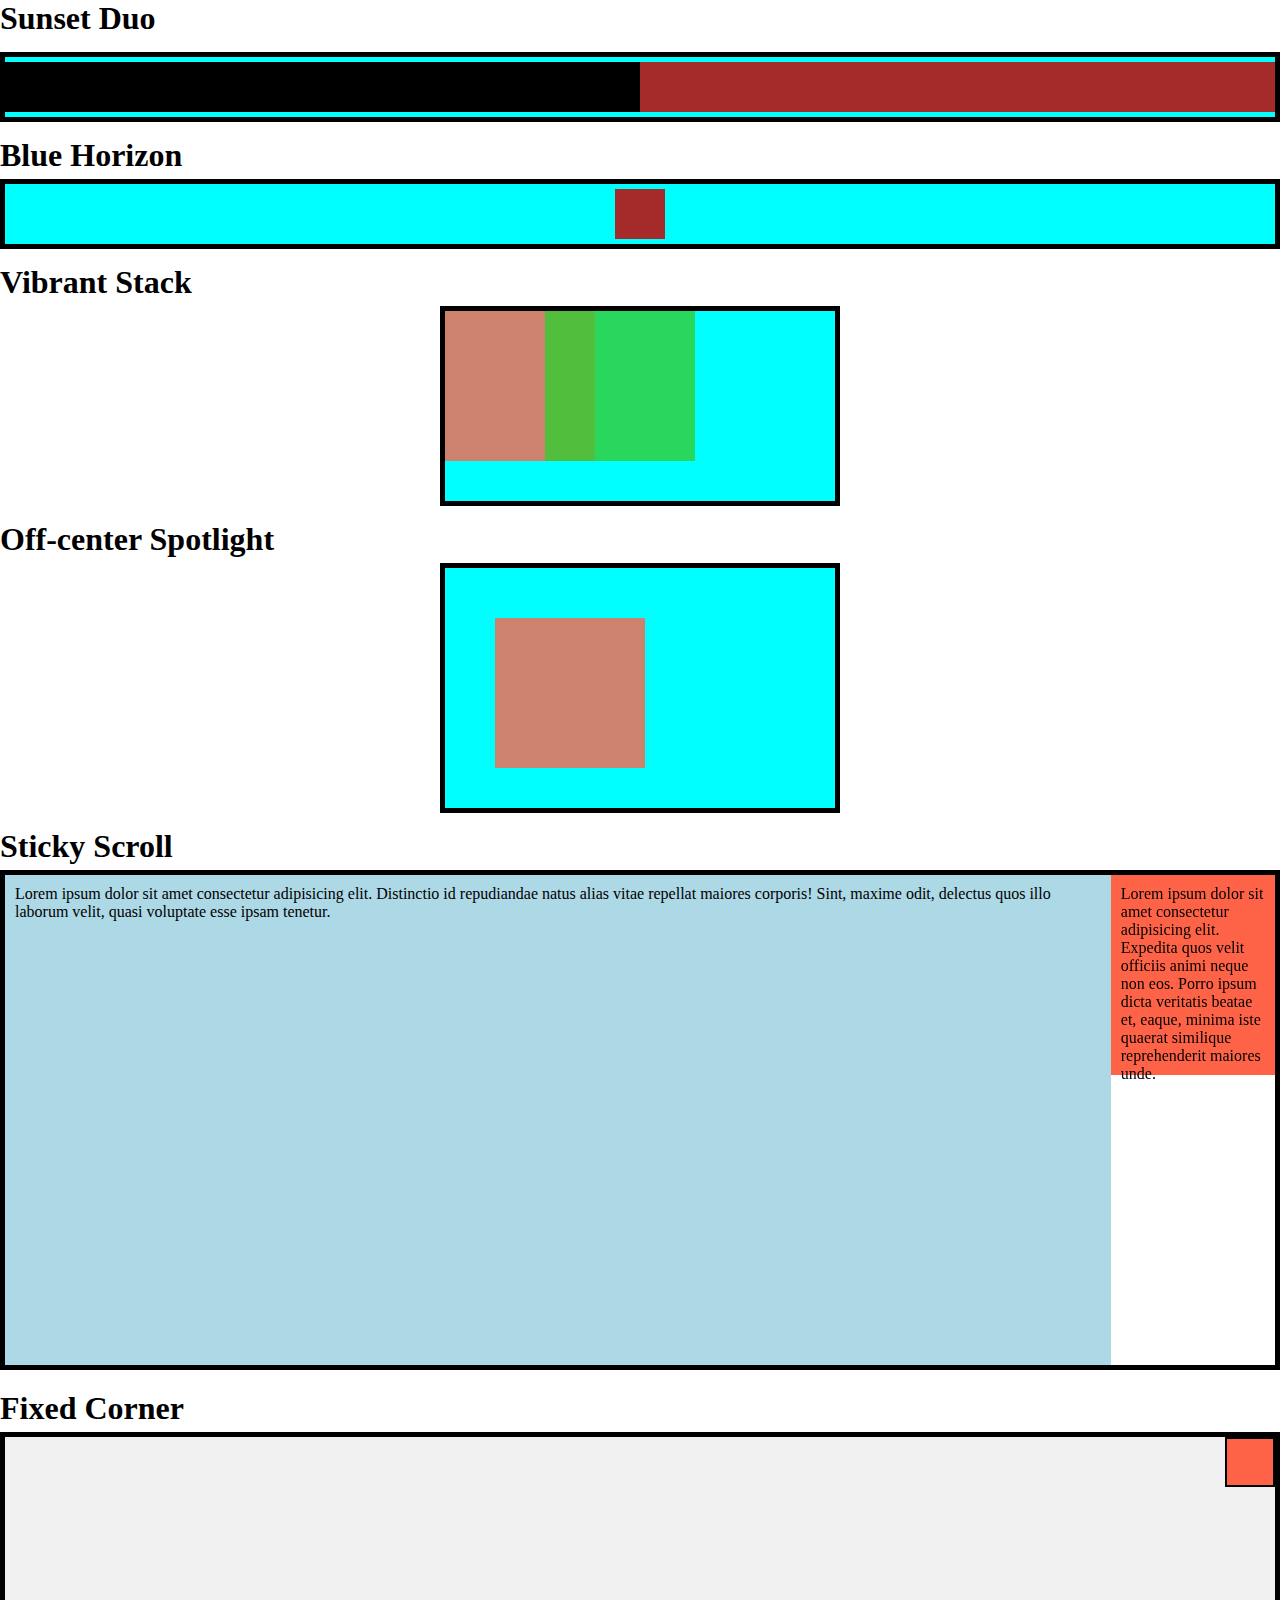
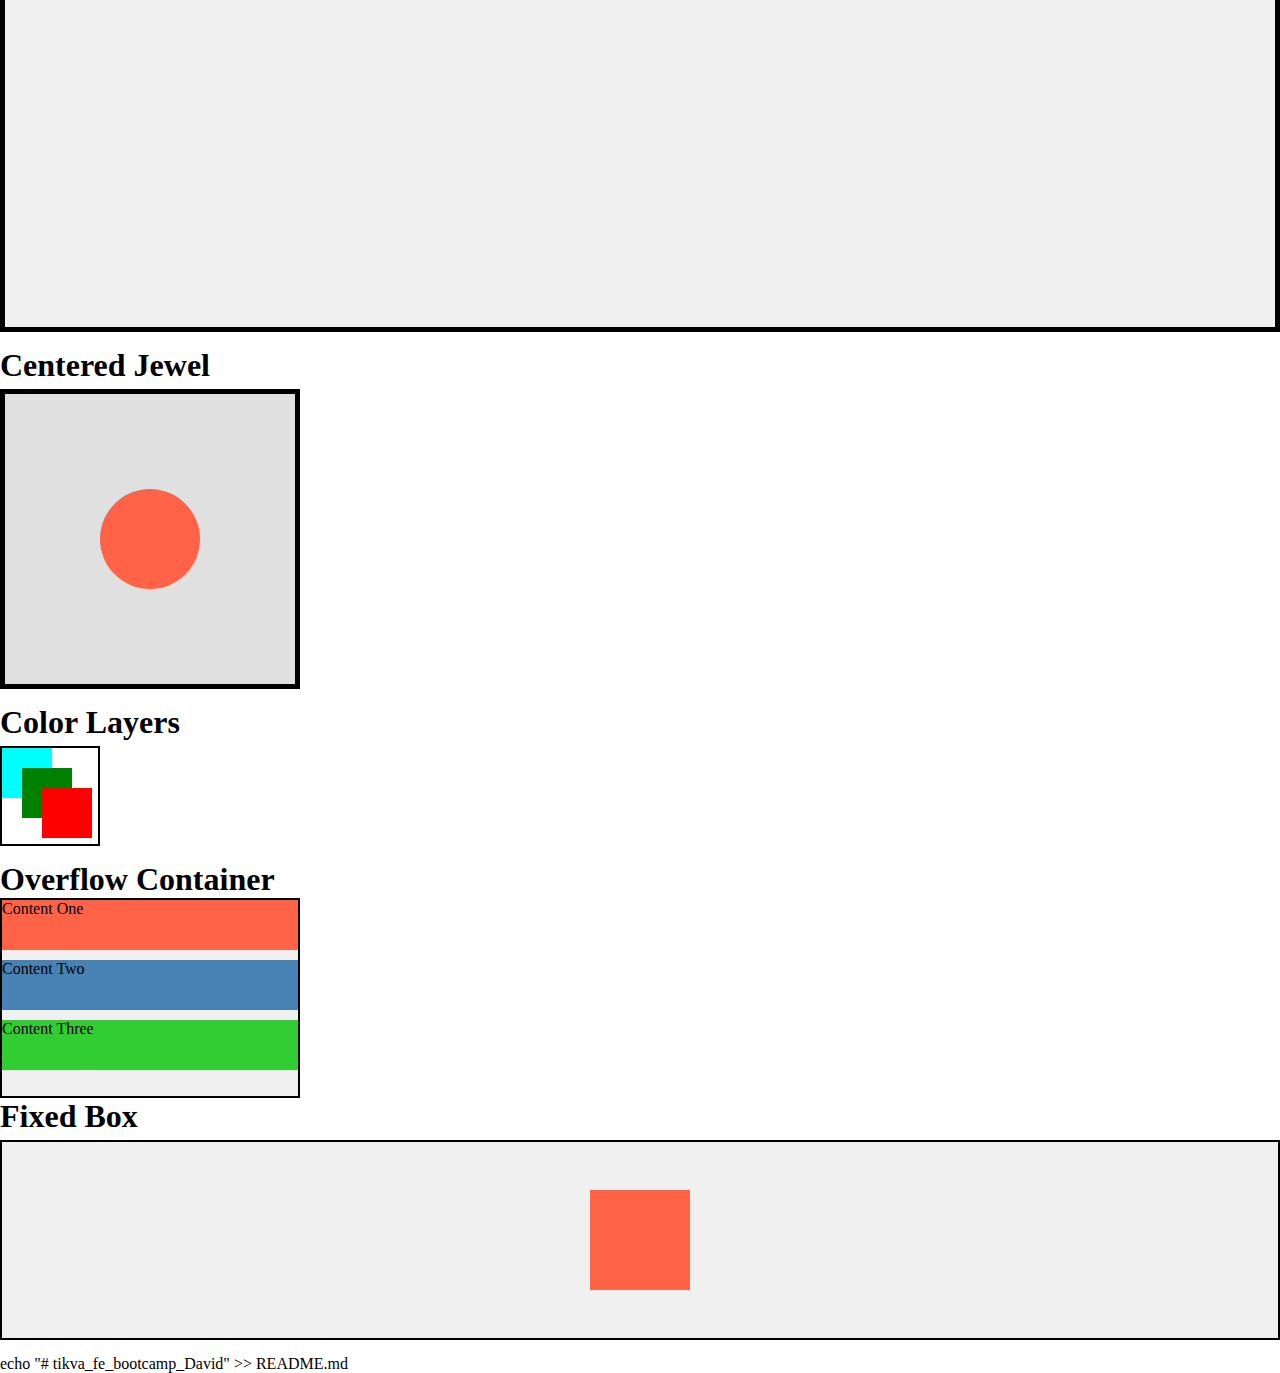
<file:  CSS Positioning Practice /index.html>
<!DOCTYPE html>
<html lang="en">
<head>
    <meta charset="UTF-8">
    <meta name="viewport" content="width=device-width, initial-scale=1.0">
    <title>Document</title>
    <link rel="stylesheet" href="style.css">
</head>
<body>
    <!-- Task 1: Sunset Duo -->
    <section>
        <h1>Sunset Duo</h1>
        <div class="sunset-container">
            <div class="left-child"></div>
            <div class="right-child"></div>
        </div>
    </section>
<!-- Task 2: Blue Horizon -->
<section>
    <h1>Blue Horizon</h1>
    <div class="ocean-container">
        <div class="centered-island"></div>
    </div>
</section>

<!-- Task 3:  Vibrant Stack -->
<section>
    <h1> Vibrant Stack</h1>
    <div class="vibrant-container">
        <div class="layer-one"></div>
        <div class="layer-two"></div>
    </div>
</section>
<!-- Task 4:  Off-center Spotlight -->
<section>
    <h1> Off-center Spotlight</h1>
    <div class="spotlight-container">
        <div class="spotlight"></div>
    </div>
</section>
<!-- Task 5:  Sticky Scroll -->
<section>
    <h1> Sticky Scroll</h1>
    <div class="scroll-container">
        <div class="main-content">Lorem ipsum dolor sit amet consectetur adipisicing elit. Distinctio id repudiandae natus alias vitae repellat maiores corporis! Sint, maxime odit, delectus quos illo laborum velit, quasi voluptate esse ipsam tenetur.</div>
        <div class="sticky-sidebar">Lorem ipsum dolor sit amet consectetur adipisicing elit. Expedita quos velit officiis animi neque non eos. Porro ipsum dicta veritatis beatae et, eaque, minima iste quaerat similique reprehenderit maiores unde.</div>
    </div>
</section>
<section>
<!-- Task 6:  Fixed Corner -->
<section>
    <h1> Fixed Corner</h1>
    <div class="corner-container">
        <div class="fixed-ad"></div>
    </div>
</section>
<!-- Task 7:  Centered Jewel -->
<section>
    <h1>Centered Jewel</h1>
    <div class="jewel-container">
        <div class="jewel-core"></div>
    </div>
</section>
<!-- Task 8:  Color Layers -->
<section>
    <h1>Color Layers</h1>
    <div class="layered-container">
        <div class="bottom-layer"></div>
        <div class="middle-layer"></div>
        <div class="top-layer"></div>
    </div>
</section>
<!-- Task 9:  Overflow Box -->
<section>
    <h1>Overflow Container</h1>
    <div class="overflow-container">
        <div class="content-one">Content One</div>
        <div class="content-two">Content Two</div>
        <div class="content-three">Content Three</div>
    </div>
</section>
<!-- Task 9:  Fixed Boxx-->
<section>
    <h1>Fixed Box</h1>
    <div class="box-container">
        <div class="fixed-box"></div>
    </div>
</section>echo "# tikva_fe_bootcamp_David" >> README.md
  
</html>
</file>
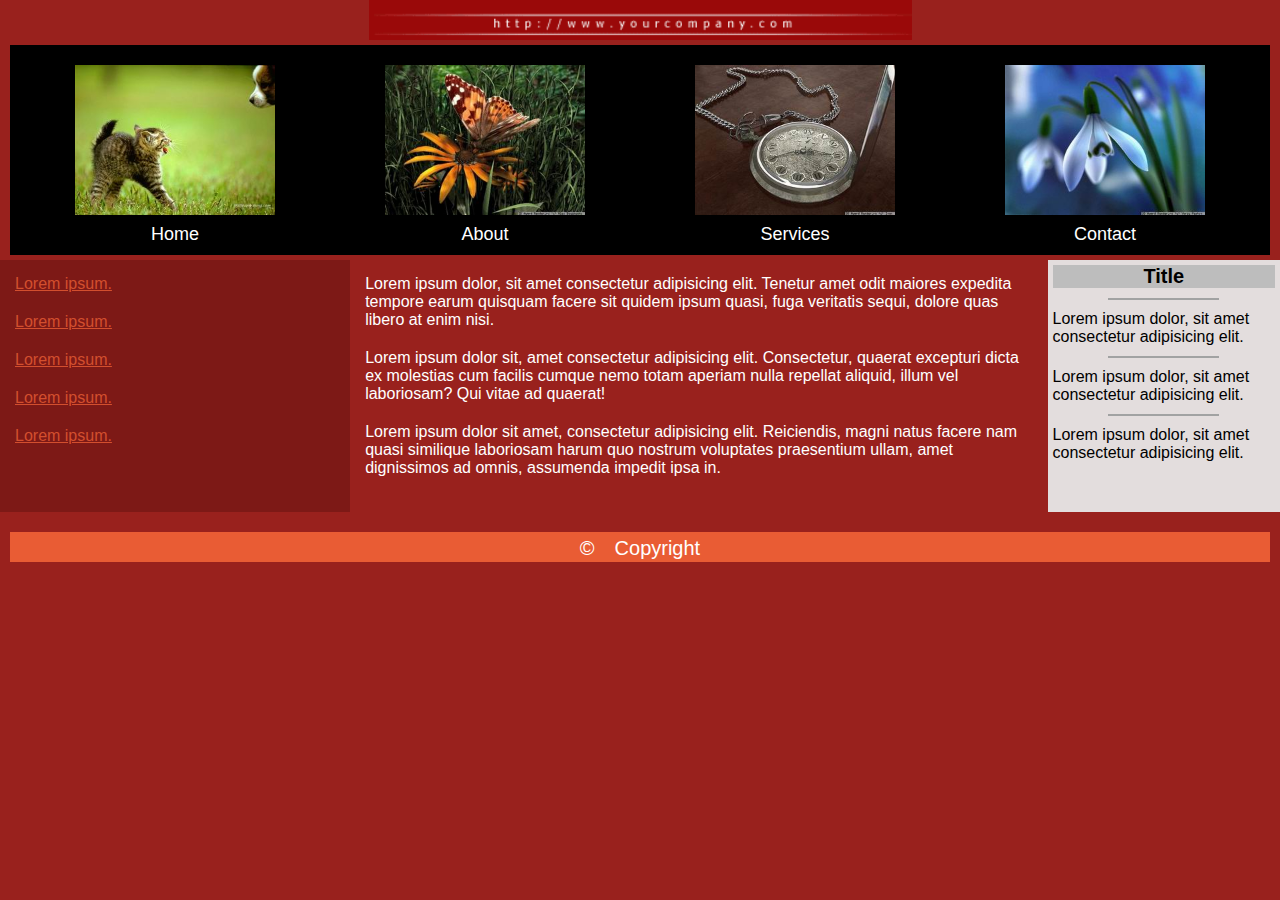
<file: first_work/index.html>
<!DOCTYPE html>
<html lang="en">
<head>
    <meta charset="UTF-8">
    <meta name="viewport" content="width=device-width, initial-scale=1.0">
    <title>First Work</title>
    <link rel="stylesheet" href="style.css">
</head>
<body>
    <header></header>
    <section>
        <div class="image-container">
            <figure>
                <img src="images/img00.jpg" alt="Home">
                <figcaption>Home</figcaption>
            </figure>
            <figure>
                <img src="images/img01.jpg" alt="About">
                <figcaption>About</figcaption>
            </figure>
            <figure>
                <img src="images/img02.jpg" alt="Services">
                <figcaption>Services</figcaption>
            </figure>
            <figure>
                <img src="images/img03.jpg" alt="Contact">
                <figcaption>Contact</figcaption>
            </figure>
        </div>
        <div class="boxes">
            <div class="left-box">
                <ul>
                    <li class="underline">Lorem ipsum.</li>
                    <li class="underline">Lorem ipsum.</li>
                    <li class="underline">Lorem ipsum.</li>
                    <li class="underline">Lorem ipsum.</li>
                    <li class="underline">Lorem ipsum.</li>
                </ul>
            </div>
            <div class="middle-box">
                <p>Lorem ipsum dolor, sit amet consectetur adipisicing elit. Tenetur amet odit maiores expedita tempore earum quisquam facere sit quidem ipsum quasi, fuga veritatis sequi, dolore quas libero at enim nisi.</p>
                <p>Lorem ipsum dolor sit, amet consectetur adipisicing elit. Consectetur, quaerat excepturi dicta ex molestias cum facilis cumque nemo totam aperiam nulla repellat aliquid, illum vel laboriosam? Qui vitae ad quaerat!</p>
                <p>Lorem ipsum dolor sit amet, consectetur adipisicing elit. Reiciendis, magni natus facere nam quasi similique laboriosam harum quo nostrum voluptates praesentium ullam, amet dignissimos ad omnis, assumenda impedit ipsa in.</p>
            </div>
            <div class="right-box">
                <h2 class="right-header">Title</h2> 
                <div class="separator"></div>
                <p>Lorem ipsum dolor, sit amet consectetur adipisicing elit.</p>
                <div class="separator"></div>
                <p>Lorem ipsum dolor, sit amet consectetur adipisicing elit.</p>
                <div class="separator"></div>
                <p>Lorem ipsum dolor, sit amet consectetur adipisicing elit.</p>
            </div>
        </div>
    </section>
    <footer>
        <div class="footer-content">
            <span class="copyright-icon">©</span> 
            <p>Copyright</p>
        </div>
    </footer>
</body>
</html>
</file>
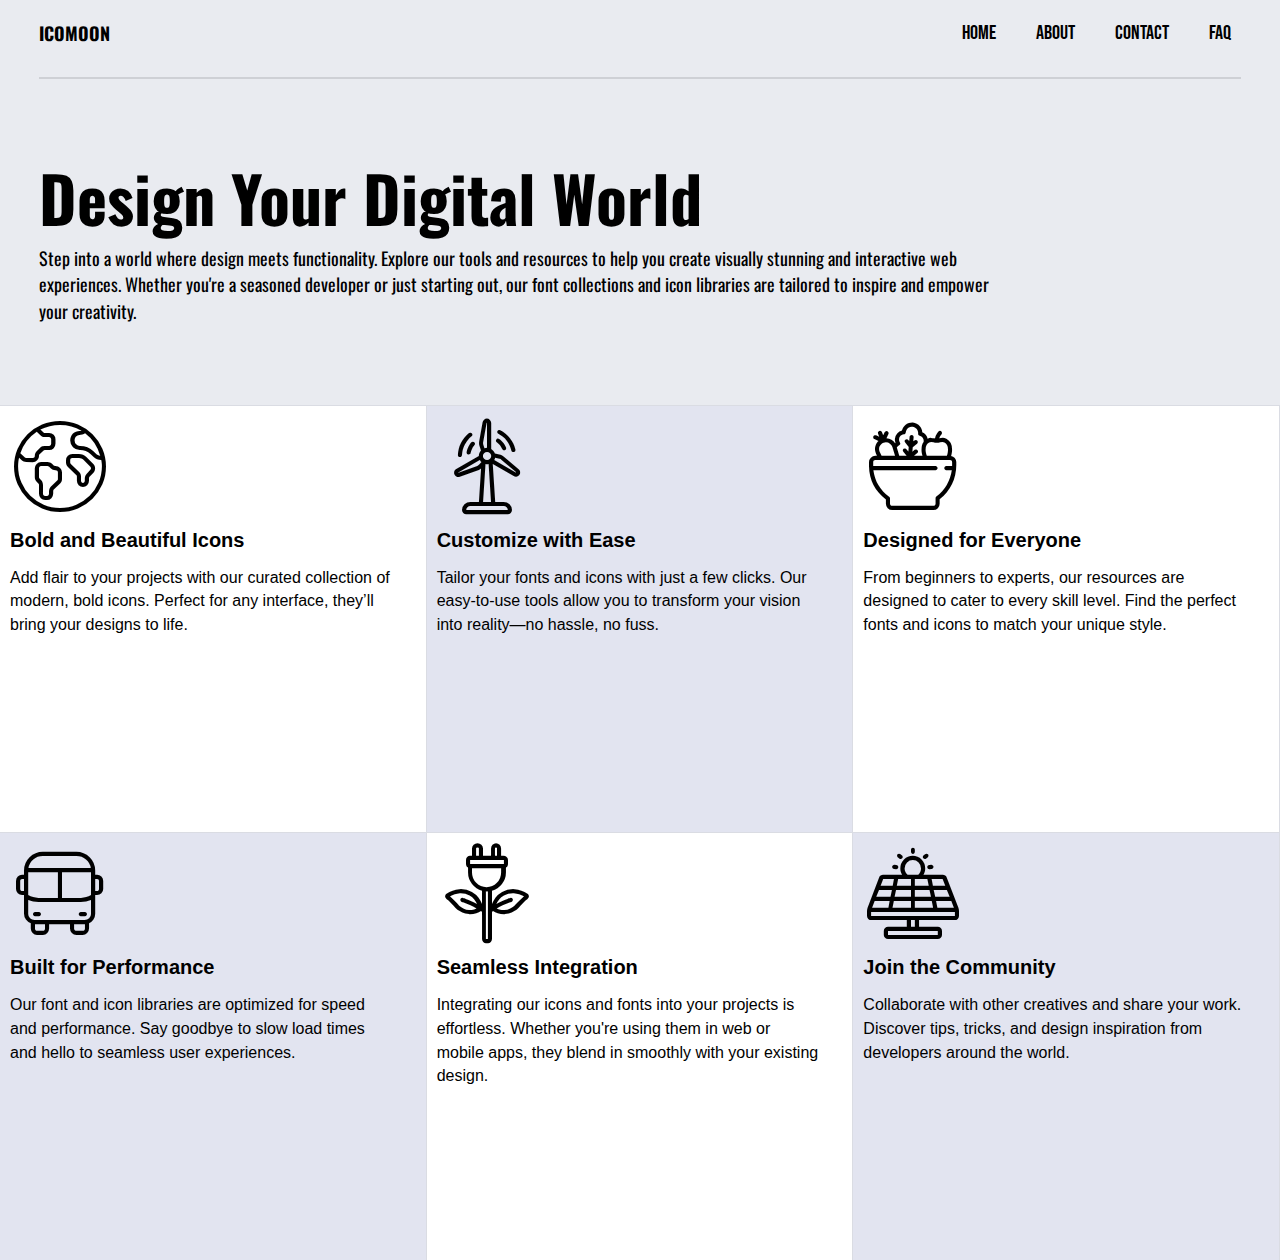
<file: fonts_task/index.html>
<!DOCTYPE html>
<html lang="en">
<head>
    <meta charset="UTF-8">
    <meta name="viewport" content="width=device-width, initial-scale=1.0">
    <title>Navigation Menu</title>
    <link rel="stylesheet" href="style.css">
    <link rel="preconnect" href="https://fonts.googleapis.com">
   <link rel="preconnect" href="https://fonts.gstatic.com" crossorigin>
   <link href="https://fonts.googleapis.com/css2?family=Oswald:wght@200..700&display=swap" rel="stylesheet">
   <link rel="stylesheet" href="assets/icomoon/style.css">
</head>
<body>
    <header>
        <div class="logo">
            ICOMOON
        </div>
        <nav>
            <ul class="nav-menu">
                <li><a href="#home">HOME</a></li>
                <li><a href="#about">ABOUT</a></li>
                <li><a href="#contact">CONTACT</a></li>
                <li><a href="#faq">FAQ</a></li>
            </ul>
        </nav>
        <div class="line"></div> 
    </header>
    <section class="section">
        <h1>Design Your Digital World</h1>
        <p class="text">Step into a world where design meets functionality. Explore our tools and resources to help you create visually stunning and interactive web experiences. Whether you're a seasoned developer or just starting out, our font collections and icon libraries are tailored to inspire and empower your creativity.</p>
    </section>
    <footer>
        <div class="footer-container">
            <div class="footer-box">
                <div class="icon-0001"></div>
                <div class="footer-title">Bold and Beautiful Icons</div>
                <div class="footer-content">Add flair to your projects with our curated collection of modern, bold icons. Perfect for any interface, they’ll bring your designs to life.</div>
            </div>
            <div class="footer-box">
                <div class="icon-0002"></div>
                <div class="footer-title">Customize with Ease</div>
                <div class="footer-content">Tailor your fonts and icons with just a few clicks. Our easy-to-use tools allow you to transform your vision into reality—no hassle, no fuss.</div>
            </div>
            <div class="footer-box">
                <div class="icon-0003"></div>
                <div class="footer-title">Designed for Everyone</div>
                <div class="footer-content">From beginners to experts, our resources are designed to cater to every skill level. Find the perfect fonts and icons to match your unique style.</div>
            </div>
            <div class="footer-box">
                <div class="icon-0004"></div>
                <div class="footer-title">Built for Performance</div>
                <div class="footer-content">Our font and icon libraries are optimized for speed and performance. Say goodbye to slow load times and hello to seamless user experiences.</div>
            </div>
            <div class="footer-box">
                <div class="icon-0005"></div>
                <div class="footer-title">Seamless Integration</div>
                <div class="footer-content">Integrating our icons and fonts into your projects is effortless. Whether you're using them in web or mobile apps, they blend in smoothly with your existing design.</div>
            </div>
            <div class="footer-box">
                <div class="icon-0006"></div>
                <div class="footer-title">Join the Community</div>
                <div class="footer-content">Collaborate with other creatives and share your work. Discover tips, tricks, and design inspiration from developers around the world.</div>
            </div>
        </div>
    </footer>
</body>
</html>
</file>
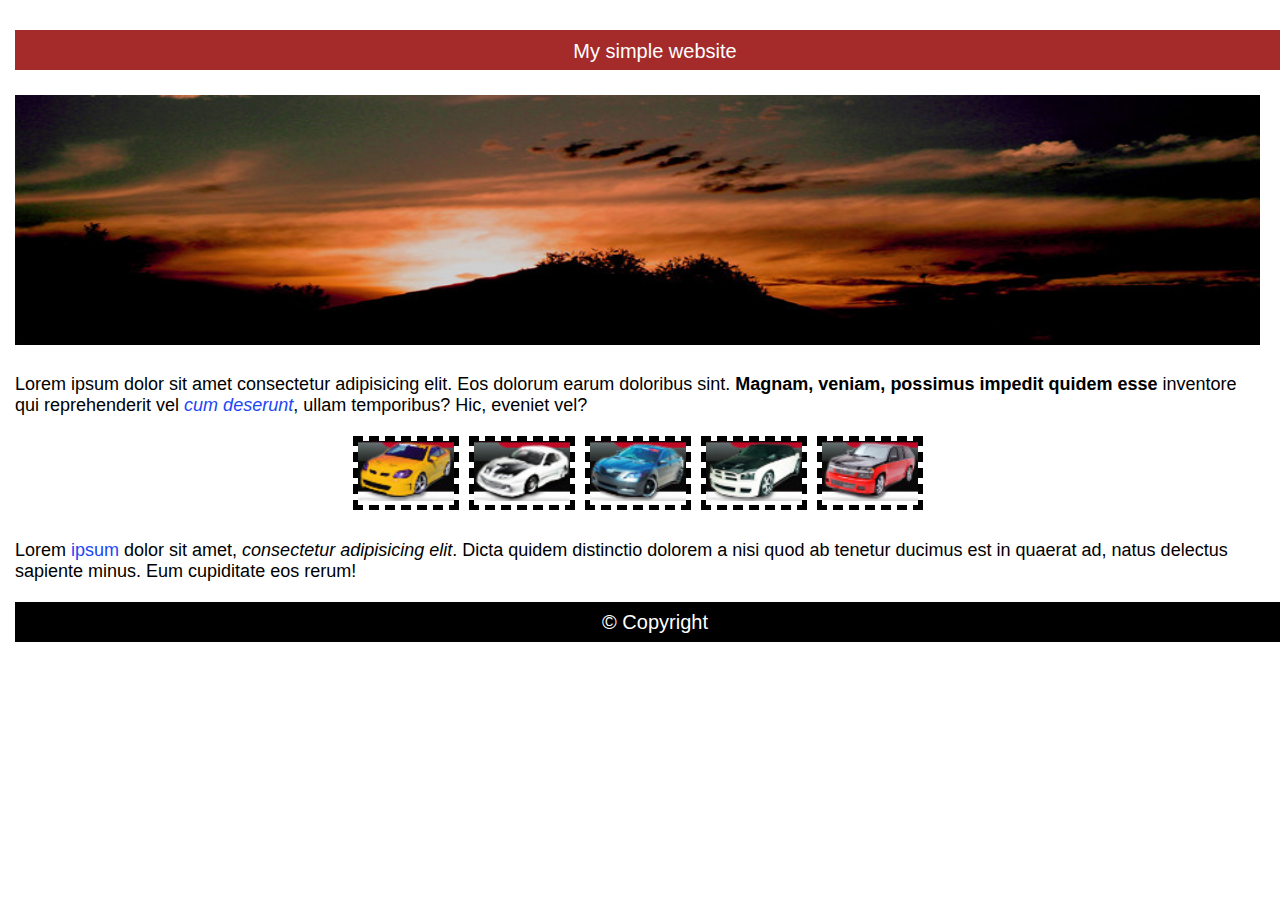
<file: second/index.html>
<!DOCTYPE html>
<html lang="en">
<head>
    <meta charset="UTF-8">
    <meta name="viewport" content="width=device-width, initial-scale=1.0">
    <title>Second work</title>
    <link rel="stylesheet" href="style.css">
</head>
<body>
    <header class="header">
        <p>My simple website</p>
    </header>
    <section class="container">
        <div class="img"><img src="img/sunset.jpg" alt="sunset"></div>
        <p>Lorem ipsum dolor sit amet consectetur adipisicing elit. Eos dolorum earum doloribus sint.  <b>Magnam, veniam, possimus impedit quidem esse</b> inventore qui reprehenderit vel  <em>cum deserunt</em>, ullam temporibus? Hic, eveniet vel?</p>
        <div class="carbox">
            <div><img src="img/car01.jpg" alt="1"></div>
            <div><img src="img/car02.jpg" alt="2"></div>
            <div><img src="img/car03.jpg" alt="3"></div>
            <div><img src="img/car04.jpg" alt="4"></div>
            <div><img src="img/car05.jpg" alt="5"></div>
        </div>
        <p>Lorem <span>ipsum</span> dolor sit amet, <i>consectetur adipisicing elit</i>. Dicta quidem distinctio  dolorem a nisi quod ab tenetur ducimus est in  quaerat ad, natus delectus sapiente minus. Eum cupiditate eos rerum!</p>   
    </section>
    <footer class="footer">
        <p>&copy; Copyright</p>
    </footer>
</body>
</html>
</file>
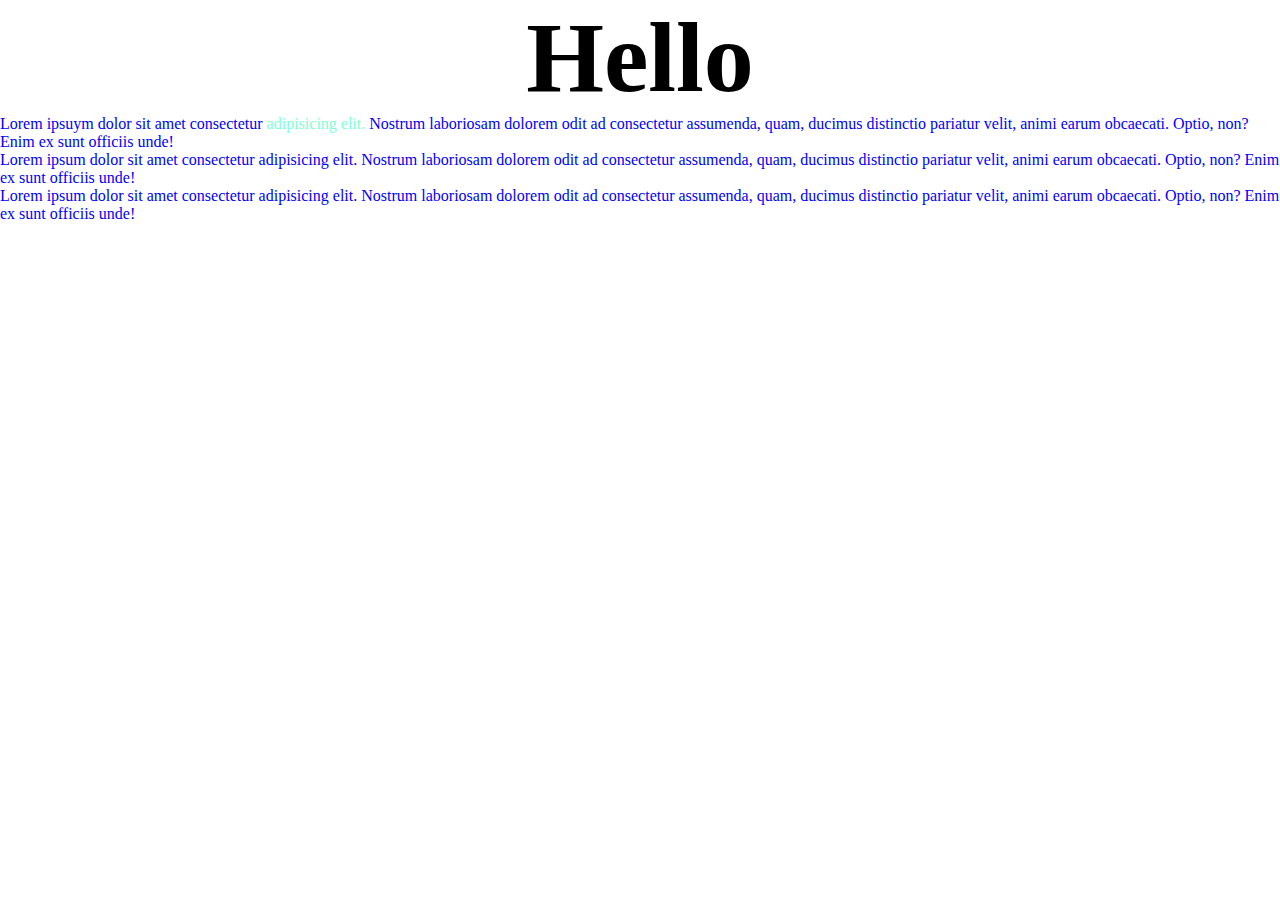
<file: css_selectors_practice Levchenko David/core/basic_selectors_practice/index.html>
<!DOCTYPE html>
<html lang="en">
<head>
    <meta charset="UTF-8">
    <meta name="viewport" content="width=device-width, initial-scale=1.0">
    <title>Document</title>
    <link rel="stylesheet" href="style.css">
</head>
<body>
    <h1 id="main-header">Hello</h1>
  <p>Lorem ipsuуm dolor sit amet consectetur <span class="highlight">adipisicing elit. </span>Nostrum laboriosam dolorem odit ad consectetur assumenda, quam, ducimus distinctio pariatur velit, animi earum obcaecati. Optio, non? Enim ex sunt officiis unde!</p>
  <p>Lorem ipsum dolor sit amet consectetur adipisicing elit. Nostrum laboriosam dolorem odit ad consectetur assumenda, quam, ducimus distinctio pariatur velit, animi earum obcaecati. Optio, non? Enim ex sunt officiis unde!</p>
  <p>Lorem ipsum dolor sit amet consectetur adipisicing elit. Nostrum laboriosam dolorem odit ad consectetur assumenda, quam, ducimus distinctio pariatur velit, animi earum obcaecati. Optio, non? Enim ex sunt officiis unde!</p>
</body>
</html>
</file>
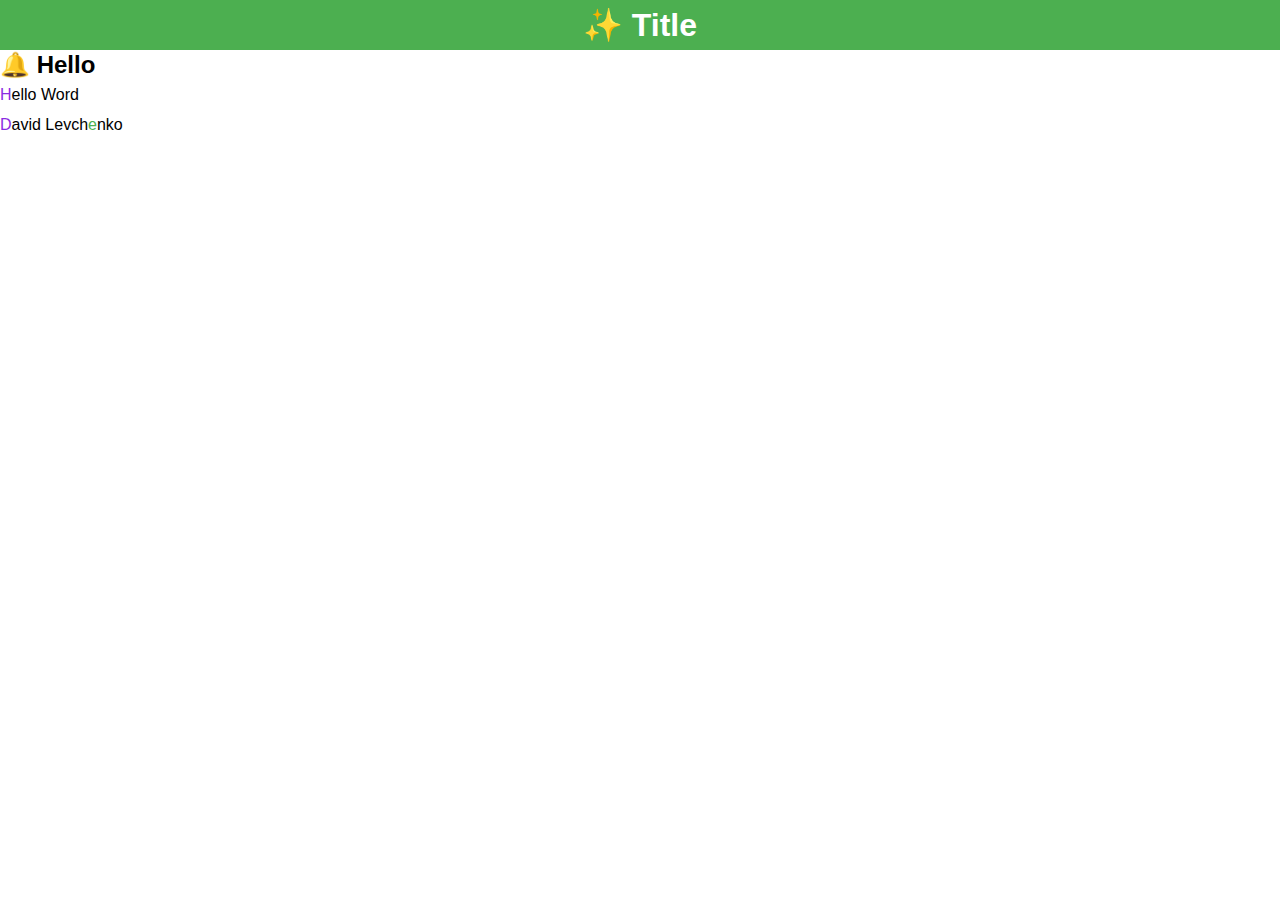
<file: css_selectors_practice Levchenko David/core/Pseudo-Class Selectors/index.html>
<!DOCTYPE html>
<html lang="ru">
<head>
    <meta charset="UTF-8">
    <meta name="viewport" content="width=device-width, initial-scale=1.0">
    <title>DOCTYPE</title>
    <link rel="stylesheet" href="style.css">
</head>
<body>
    <header>
        <h1>Title</h1>
    </header>
    <section>
        <h2>Hello </h2>
        <p>Hello Word</p>
        <p>David Levc<span>h</span>nko</p>
    </section>
    
</body>
</html>
</file>
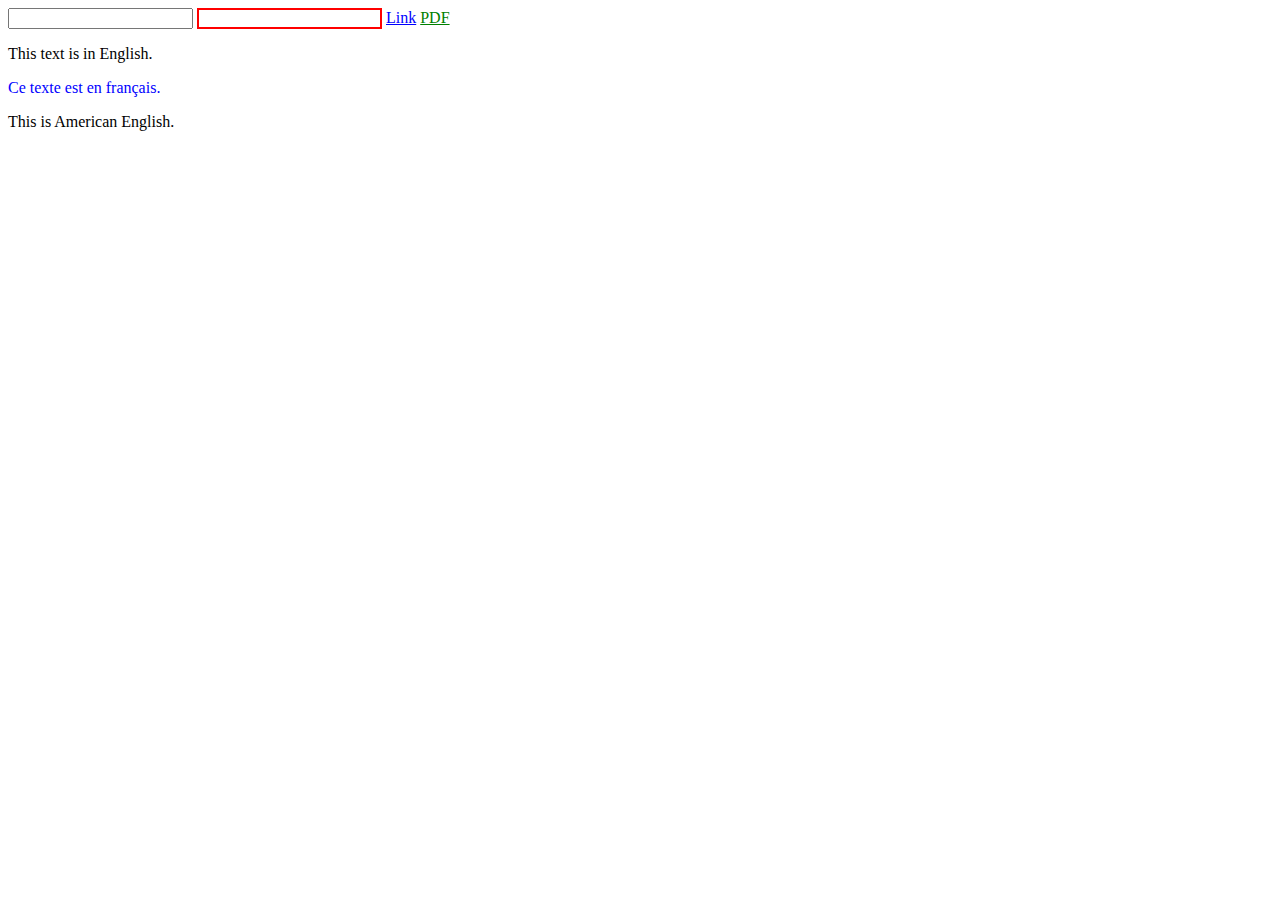
<file: css_selectors_practice Levchenko David/core/basic_selectors_practice/Attribute Selectors/index.html>
<!DOCTYPE html>
<html lang="en">
<head>
    <meta charset="UTF-8">
    <meta name="viewport" content="width=device-width, initial-scale=1.0">
    <title>Document</title>
    <link rel="stylesheet" href="style.css">
</head>
<body>
<input type="text" name="username">
<input type="email" name="useremail">
<a href="https://example.com">Link</a>
<a href="file.pdf"> PDF</a>
<p lang="en">This text is in English.</p>
<p lang="fr">Ce texte est en français.</p>
 <p lang="en-US">This is American English.</p>

</body>
</html>
</file>
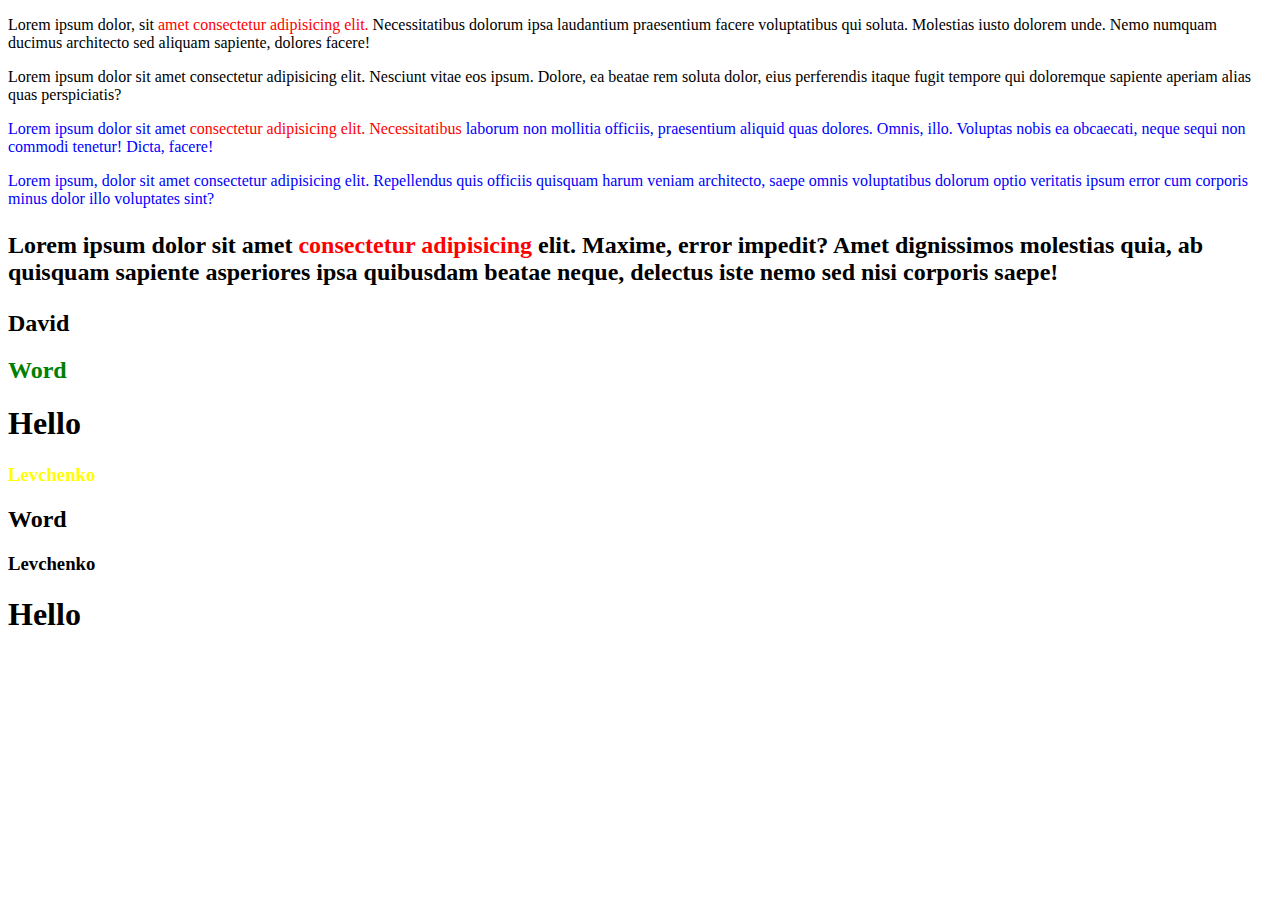
<file: css_selectors_practice Levchenko David/core/basic_selectors_practice/Combinator Selectors/index.html>
<!DOCTYPE html>
<html lang="en">
<head>
    <meta charset="UTF-8">
    <meta name="viewport" content="width=device-width, initial-scale=1.0">
    <title>Document</title>
    <link rel="stylesheet" href="style.css">
</head>
<body>
    <section>
        <p>Lorem ipsum dolor, sit  <span>amet consectetur adipisicing elit. </span>Necessitatibus dolorum ipsa laudantium praesentium facere voluptatibus qui soluta. Molestias iusto dolorem unde. Nemo numquam ducimus architecto sed aliquam sapiente, dolores facere!</p>
        <p>Lorem ipsum dolor sit amet consectetur adipisicing elit. Nesciunt vitae eos ipsum. Dolore, ea beatae rem soluta dolor, eius perferendis itaque fugit tempore qui doloremque sapiente aperiam alias quas perspiciatis?</p>
        <div>
            <p>Lorem ipsum dolor sit amet <span>consectetur adipisicing elit. Necessitatibus </span>laborum non mollitia officiis, praesentium aliquid quas dolores. Omnis, illo. Voluptas nobis ea obcaecati, neque sequi non commodi tenetur! Dicta, facere!</p>
            <p>Lorem ipsum, dolor sit amet consectetur adipisicing elit. Repellendus quis officiis quisquam harum veniam architecto, saepe omnis voluptatibus dolorum optio veritatis ipsum error cum corporis minus dolor illo voluptates sint?</p>
            <h2>
               <p>Lorem ipsum dolor sit amet<span> consectetur adipisicing </span>elit. Maxime, error impedit? Amet dignissimos molestias quia, ab quisquam sapiente asperiores ipsa quibusdam beatae neque, delectus iste nemo sed nisi corporis saepe!</p>
            </h2>
        </div>
    </section>
 <div>
    <h2>David</h2>
 </div>
 <h2>Word</h2>
 <h1>Hello</h1>
 <h3>Levchenko</h3>
 <h2>Word</h2>
 <div>
    <h3>Levchenko</h3>
 </div>
 <h1>Hello</h1>
        
</body>

</html>
</file>
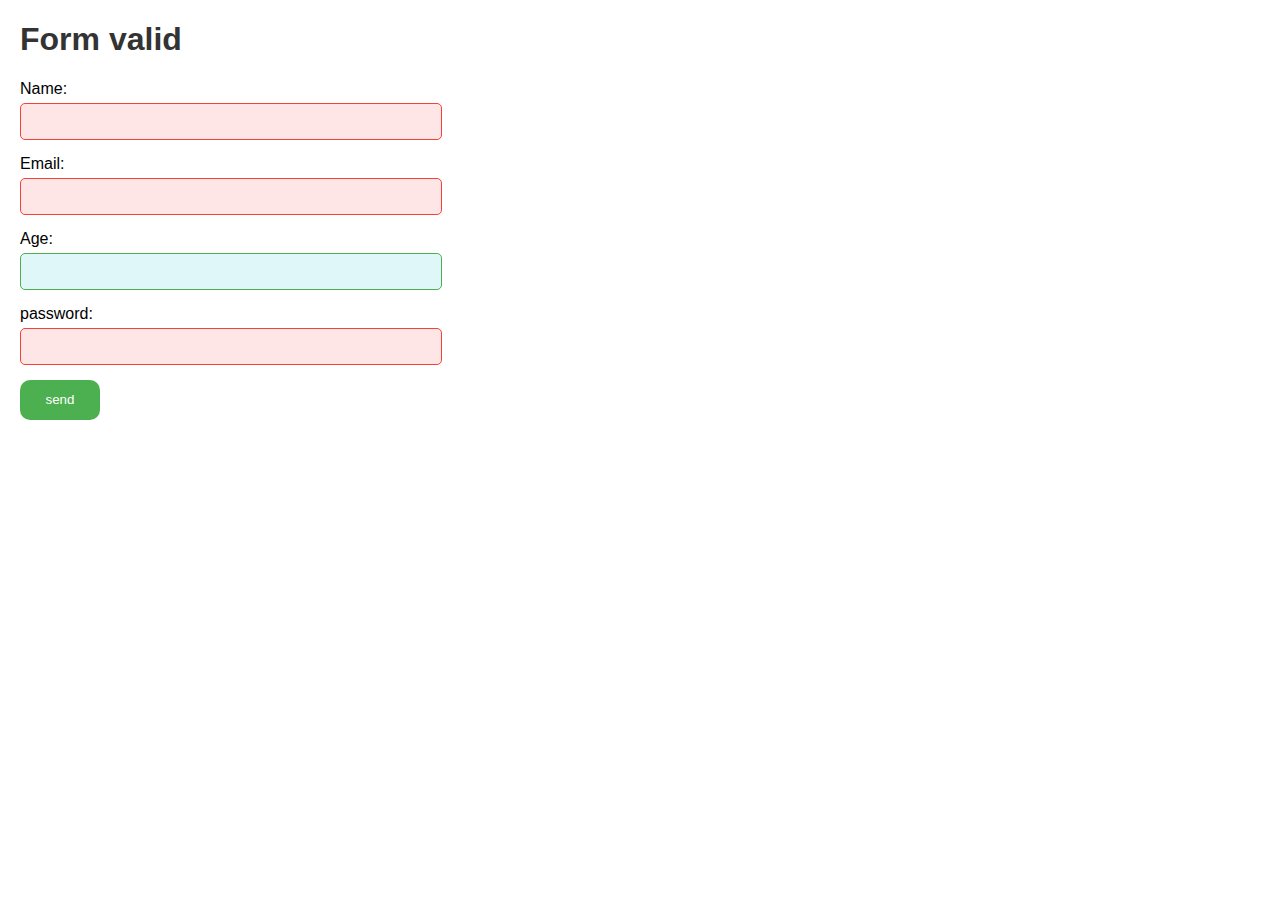
<file: css_selectors_practice Levchenko David/core/Pseudo-Class Selectors/Form Validation/index.html>
<!DOCTYPE html>
<html lang="ru">
<head>
    <meta charset="UTF-8">
    <meta name="viewport" content="width=device-width, initial-scale=1.0">
    <title>Form valid</title>
    <link rel="stylesheet" href="style.css">
</head>
<body>
    <h1>Form valid</h1>
    <form action="#" method="post">
        <label for="name">Name:</label>
        <input type="text" id="name" name="name" required>
        
        <label for="email">Email:</label>
        <input type="email" id="email" name="email" required>
        
        <label for="age">Age:</label>
        <input type="number" id="age" name="age" min="0">
        
        <label for="password">password:</label>
        <input type="password" id="password" name="password" required minlength="6">
        
        <button type="submit">send</button>
    </form>

</body>
</html>
</file>
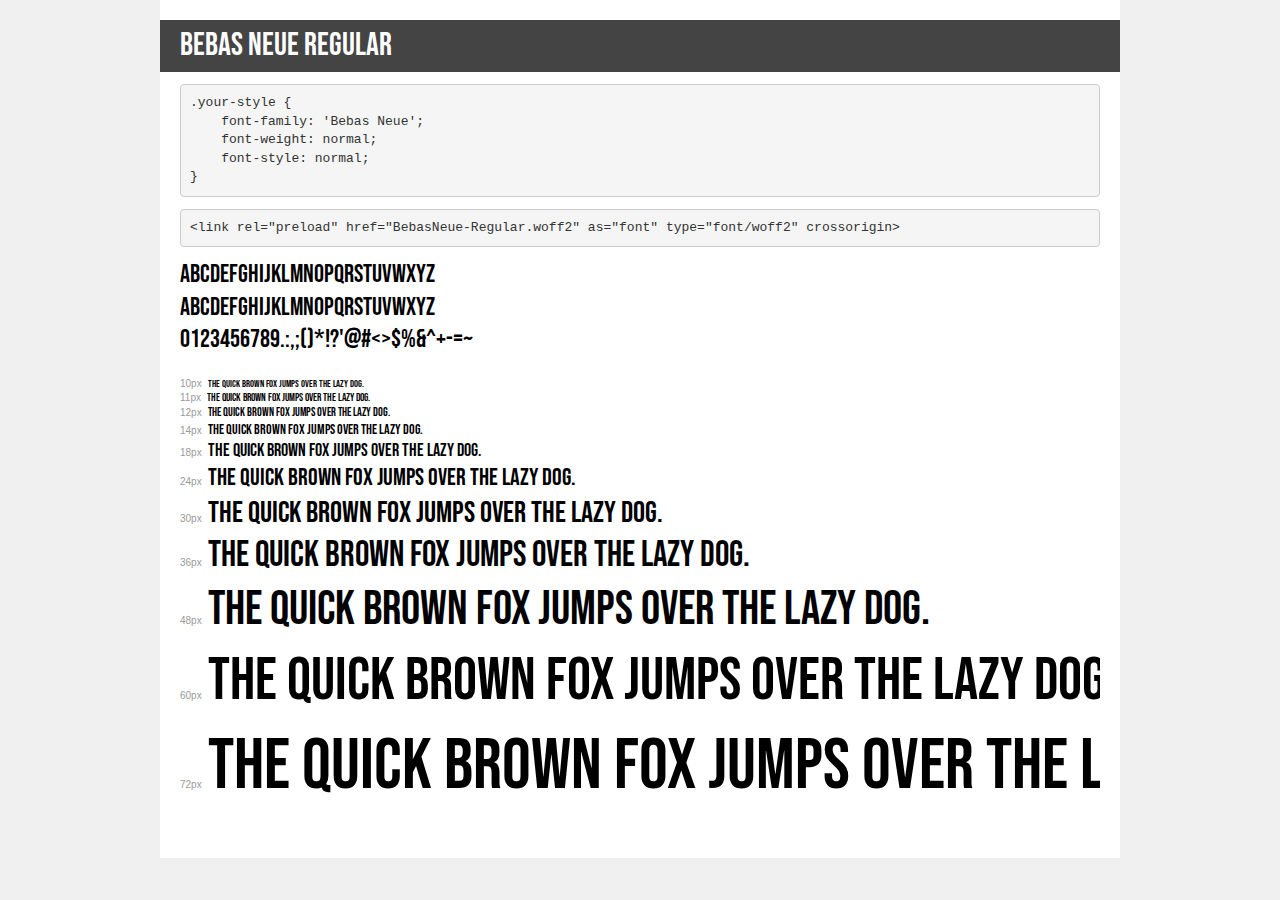
<file: fonts_task/assets/demo.html>
<!DOCTYPE html>
<html lang="en">
<head>
    <meta charset="utf-8">
    <meta http-equiv="X-UA-Compatible" content="IE=edge">
    <meta name="viewport" content="width=device-width, initial-scale=1">
    <meta name="robots" content="noindex, noarchive">
    <meta name="format-detection" content="telephone=no">
    <title>Transfonter demo</title>
    <link href="stylesheet.css" rel="stylesheet">
    <style>
        /*
        http://meyerweb.com/eric/tools/css/reset/
        v2.0 | 20110126
        License: none (public domain)
        */
        html, body, div, span, applet, object, iframe,
        h1, h2, h3, h4, h5, h6, p, blockquote, pre,
        a, abbr, acronym, address, big, cite, code,
        del, dfn, em, img, ins, kbd, q, s, samp,
        small, strike, strong, sub, sup, tt, var,
        b, u, i, center,
        dl, dt, dd, ol, ul, li,
        fieldset, form, label, legend,
        table, caption, tbody, tfoot, thead, tr, th, td,
        article, aside, canvas, details, embed,
        figure, figcaption, footer, header, hgroup,
        menu, nav, output, ruby, section, summary,
        time, mark, audio, video {
            margin: 0;
            padding: 0;
            border: 0;
            font-size: 100%;
            font: inherit;
            vertical-align: baseline;
        }
        /* HTML5 display-role reset for older browsers */
        article, aside, details, figcaption, figure,
        footer, header, hgroup, menu, nav, section {
            display: block;
        }
        body {
            line-height: 1;
        }
        ol, ul {
            list-style: none;
        }
        blockquote, q {
            quotes: none;
        }
        blockquote:before, blockquote:after,
        q:before, q:after {
            content: '';
            content: none;
        }
        table {
            border-collapse: collapse;
            border-spacing: 0;
        }
        /* demo styles */
        body {
            background: #f0f0f0;
            color: #000;
        }
        .page {
            background: #fff;
            width: 920px;
            margin: 0 auto;
            padding: 20px 20px 0 20px;
            overflow: hidden;
        }
        .font-container {
            overflow-x: auto;
            overflow-y: hidden;
            margin-bottom: 40px;
            line-height: 1.3;
            white-space: nowrap;
            padding-bottom: 5px;
        }
        h1 {
            position: relative;
            background: #444;
            font-size: 32px;
            color: #fff;
            padding: 10px 20px;
            margin: 0 -20px 12px -20px;
        }
        .letters {
            font-size: 25px;
            margin-bottom: 20px;
        }
        .s10:before {
            content: '10px';
        }
        .s11:before {
            content: '11px';
        }
        .s12:before {
            content: '12px';
        }
        .s14:before {
            content: '14px';
        }
        .s18:before {
            content: '18px';
        }
        .s24:before {
            content: '24px';
        }
        .s30:before {
            content: '30px';
        }
        .s36:before {
            content: '36px';
        }
        .s48:before {
            content: '48px';
        }
        .s60:before {
            content: '60px';
        }
        .s72:before {
            content: '72px';
        }
        .s10:before, .s11:before, .s12:before, .s14:before,
        .s18:before, .s24:before, .s30:before, .s36:before,
        .s48:before, .s60:before, .s72:before {
            font-family: Arial, sans-serif;
            font-size: 10px;
            font-weight: normal;
            font-style: normal;
            color: #999;
            padding-right: 6px;
        }
        pre {
            display: block;
            padding: 9px;
            margin: 0 0 12px;
            font-family: Monaco, Menlo, Consolas, "Courier New", monospace;
            font-size: 13px;
            line-height: 1.428571429;
            color: #333;
            font-weight: normal;
            font-style: normal;
            background-color: #f5f5f5;
            border: 1px solid #ccc;
            overflow-x: auto;
            border-radius: 4px;
        }
        /* responsive */
        @media (max-width: 959px) {
            .page {
                width: auto;
                margin: 0;
            }
        }
    </style>
</head>
<body>
<div class="page">
    <div class="demo">
        <h1 style="font-family: 'Bebas Neue'; font-weight: normal; font-style: normal;">Bebas Neue Regular</h1>
        <pre title="Usage">.your-style {
    font-family: 'Bebas Neue';
    font-weight: normal;
    font-style: normal;
}</pre>
        <pre title="Preload (optional)">
&lt;link rel=&quot;preload&quot; href=&quot;BebasNeue-Regular.woff2&quot; as=&quot;font&quot; type=&quot;font/woff2&quot; crossorigin&gt;</pre>
        <div class="font-container" style="font-family: 'Bebas Neue'; font-weight: normal; font-style: normal;">
            <p class="letters">
                abcdefghijklmnopqrstuvwxyz<br>
ABCDEFGHIJKLMNOPQRSTUVWXYZ<br>
                0123456789.:,;()*!?'@#&lt;&gt;$%&^+-=~
            </p>
            <p class="s10" style="font-size: 10px;">The quick brown fox jumps over the lazy dog.</p>
            <p class="s11" style="font-size: 11px;">The quick brown fox jumps over the lazy dog.</p>
            <p class="s12" style="font-size: 12px;">The quick brown fox jumps over the lazy dog.</p>
            <p class="s14" style="font-size: 14px;">The quick brown fox jumps over the lazy dog.</p>
            <p class="s18" style="font-size: 18px;">The quick brown fox jumps over the lazy dog.</p>
            <p class="s24" style="font-size: 24px;">The quick brown fox jumps over the lazy dog.</p>
            <p class="s30" style="font-size: 30px;">The quick brown fox jumps over the lazy dog.</p>
            <p class="s36" style="font-size: 36px;">The quick brown fox jumps over the lazy dog.</p>
            <p class="s48" style="font-size: 48px;">The quick brown fox jumps over the lazy dog.</p>
            <p class="s60" style="font-size: 60px;">The quick brown fox jumps over the lazy dog.</p>
            <p class="s72" style="font-size: 72px;">The quick brown fox jumps over the lazy dog.</p>
        </div>
    </div>

</div>
</body>
</html>
</file>
<file:  CSS Positioning Practice /style.css>
* {
    margin: 0;
    padding: 0;
    box-sizing: border-box;
}
.sunset-container {
    margin-top: 15px;
    height: 70px;
    background-color: aqua;
    width: 100%;
    display: flex;
    flex-direction: row;
    flex-wrap: wrap;
    justify-content: space-between;
    align-items: center;
    margin-bottom: 15px;
    border: black solid 5px;
}
.left-child {
    background-color: black;
    height: 50px;
    width: 50%;
}
.right-child {
    background-color: brown;
    height: 50px;
    width: 50%;
}
.ocean-container{
    margin-top: 5px;
    height: 70px;
    background-color: aqua;
    width: 100%;
    display: flex;
    flex-direction: column;
    flex-wrap: wrap;
    justify-content: center;
    align-items: center;
    margin-bottom: 15px;
    border: black solid 5px;
}
.centered-island{
    background-color: brown;
    height: 50px;
    width: 50px;
}
.vibrant-container {
    position: relative;
    width: 400px; 
    height: 200px;
    margin: 5px auto;
    background-color: aqua;
    border: black solid 5px;
    margin-bottom: 15px;
}

.layer-one, .layer-two {
    position: absolute;
    width: 150px;
    height: 150px;
}

.layer-one {
    background-color: rgba(255, 99, 71, 0.8); 
    z-index: 1; 
    left: 0; 
}

.layer-two {
    background-color: rgba(50, 205, 50, 0.8); /* Зеленый цвет */
    z-index: 2; 
    left: 100px; 
}
.spotlight-container {
    position: relative;
    width: 400px; 
    height: 250px;
    margin: 5px auto;
    background-color: aqua;
    border: black solid 5px;
    margin-bottom: 15px;
}
.spotlight {
    position: absolute;
    width: 150px;
    height: 150px;
    left: 50px;
    top: 50px;
    background-color: rgba(255, 99, 71, 0.8); 
}
.scroll-container {
    margin-bottom: 15px;
    margin-top: 5px;
    display: flex;
    height: 500px;
    overflow-y: scroll;
    border: 5px solid black;
    margin-bottom: 20px;
}

.main-content {
    background-color: #ADD8E6; 
    flex-grow: 1; 
    padding: 10px;
    height: 800px; 
}

.sticky-sidebar {
    background-color: #FF6347; 
    width: 200px; 
    height: 200px;
    padding: 10px;
    position: sticky;
    top: 0; 
}
.corner-container {
    margin-bottom: 15px;
    margin-top: 5px;
    position: relative;
    height: 500px; 
    width: 100%;
    background-color: #f0f0f0;
    border: 5px solid black;
    overflow-y: scroll;
}

.fixed-ad {
    position: absolute; 
    top: 0;          
    right: 0;       
    width: 50px;
    height: 50px;
    background-color: #FF6347; 
    border: 2px solid black;
}
.jewel-container {
    margin-bottom: 15px;
    margin-top: 5px;
    border: 5px solid black;
    position: relative; 
    width: 300px; 
    height: 300px; 
    background-color: #e0e0e0; 
}

.jewel-core {
    position: absolute; 
    top: 50%; 
    left: 50%; 
    transform: translate(-50%, -50%); 
    width: 100px; 
    height: 100px; 
    background-color: #FF6347; 
    border-radius: 50%; 
}
.layered-container {
    margin-bottom: 15px;
    margin-top: 5px;
    position: relative;
    width: 100px;      
    height: 100px;    
    border: 2px solid black; 
}

.bottom-layer {
    position: absolute; 
    top: 0;            
    left: 0;           
    width: 50px;      
    height: 50px;      
    background-color: aqua;
    z-index: 1;       
}

.middle-layer {
    position: absolute; 
    top: 20px;         
    left: 20px;        
    width: 50px;      
    height: 50px;      
    background-color: green;
    z-index: 2;       
}

.top-layer {
    position: absolute; 
    top: 40px;         
    left: 40px;        
    width: 50px;       
    height: 50px;      
    background-color: red;
    z-index: 3;       
}
.overflow-container {
    width: 300px;                
    height: 200px;             
    overflow: hidden;           
    background-color: #f0f0f0;  
    border: 2px solid black;     
    position: relative;         
}

.content-one {
    width: 350px;               
    height: 50px;               
    background-color: #FF6347;  
    margin-bottom: 10px;        
}

.content-two {
    width: 400px;                
    height: 50px;                
    background-color: #4682B4;   
    margin-bottom: 10px;        
}

.content-three {
    width: 450px;             
    height: 50px;              
    background-color: #32CD32;   
}
.box-container {
    margin-bottom: 15px;
    margin-top: 5px;
    width: 100%;                      
    height: 200px;                   
    background-color: #f0f0f0;      
    display: flex;                   
    justify-content: center;         
    align-items: center;             
    border: 2px solid black;         
}

.fixed-box {
    width: 100px;                    
    height: 100px;                   
    background-color: #FF6347;       
}
</file>
<file: first_work/style.css>
* {
    margin: 0;
    padding: 0;
    box-sizing: border-box;
}

body {
    background-color: #99211D;
    font-family: Arial, Helvetica, sans-serif
}

header {
    background-image: url('images/title.gif'); 
    background-size: contain; 
    background-position: center; 
    background-repeat: no-repeat; 
    height: 40px; 
    width: 100%; 
    margin: 0; 
    padding: 0; 
}



.image-container {
    background-color: black;
    padding: 10px;
    display: flex;
    justify-content: space-around;
    flex-wrap: wrap;
    margin: 5px 10px;
   
}

figure {
    text-align: center;
    margin-top: 10px;
}

img {
    width: 200px;
    height: auto;
}

figcaption {
    margin-top: 5px;
    font-size: 18px;
    color: white;
}
.boxes {
    display: flex;
    justify-content: space-between; 
    margin-top: 5px; 
}

.left-box {
    background-color: #7D1916; 
    color: #D34F2E;
    padding: 15px; 
    width: 30%; 
}
.left-box ul {
    list-style-type: none; 
    padding: 0; 
}
.left-box li {
    margin-bottom: 20px; 
    position: relative; 
}
.underline {
    text-decoration: underline; 
    color: #D34F2E; 
}

.middle-box {
    background-color: #99211D; 
    color: white; 
    padding: 15px; 
    width: 60%; 
}
.middle-box p {
    margin-bottom: 20px; 
   
}

.right-box {
    background-color: #E3DDDD; 
    color: black; 
    padding: 5px; 
    width: 20%; 
}
.right-header {
    background-color: #BDBDBD; 
    color: black; 
    text-align: center;
    margin: 0; 
    font-size: 20px; 
    margin-bottom: 10px
}
.separator {
    height: 2px; 
    background-color: #A1A2A2; 
    margin: 10px 0; 
    width: 50%; 
    margin-left: auto; 
    margin-right: auto; 
}
.right-box p {
    margin-bottom: 10px; 
   
}
footer {
    background-color: #E95C34; 
    color: white;
    font-size: 20px;
    padding: 5px; 
    margin-top: 20px; 
    position: relative; 
    bottom: 0; 
    width: calc(100% - 20px); 
    left: 10px; 
    height: 30px;
}

.footer-content {
    display: flex; 
    align-items: center; 
    justify-content: center; 
}

.copyright-icon {
    margin-right: 20px; 
}
</file>
<file: fonts_task/style.css>
* {
    margin: 0;
    padding: 0;
    box-sizing: border-box;
}
@font-face {
    font-family: 'Bebas Neue';
    src: url(assets/BebasNeue-Regular.woff2) format('woff2'),
         url(assets/BebasNeue-Regular.woff) format('woff'),
         url(assets/BebasNeue-Regular.ttf) format('truetype');
}

/* @font-face {
    font-family: 'IcoMoon';
    src: url(assets/icomoon/fonts/icomoon.woff) format('woff'),
         url(assets/icomoon/fonts/icomoon.ttf)  format('truetype');
} */

body {
    font-family: Arial, sans-serif;
    background-color: #E9EBF0;
}

header {
    display: flex;
    justify-content: space-between;
    align-items: center;
    padding: 20px 0;
    position: relative;
    margin: 0 39px;
}

.logo {
    font-family: 'Oswald', sans-serif;
    font-size: 18px;
    font-weight: 700;
    line-height: 26.68px;
    text-align: center;
}

.nav-menu {
    list-style: none;
    display: flex;
    gap: 20px;
}

.nav-menu li {
    display: inline;
}

.nav-menu a {
    font-family: 'Bebas Neue', sans-serif;
    font-size: 20px;
    font-weight: 400;
    line-height: 24px;
    text-decoration: none;
    color: #000;
    padding: 5px 10px;
    text-align: center;
}

.nav-menu a:hover {
    color: #007BFF;
}

.line {
    width: 100%;   
    height: 2px;   
    background-color: rgba(206, 208, 213, 1);
    margin-top: 10px; 
    position: absolute; 
    top: 100%;
    left: 0;
}

.section {
    text-align: left;
    color: #000;
    margin: 83px 39px 80px 39px;
    font-family: 'Oswald', sans-serif;
}

.section h1 {
    font-size: 64px;
    font-weight: 700;
    line-height: 94.85px;
}

.text {
    font-size: 18px;
    font-weight: 400;
    line-height: 26.68px;
    width: 100%;
    max-width: 80%;
}

@media (max-width: 800px) {
    header {
        flex-direction: column;
        align-items: flex-start;
    }

    .nav-menu {
        flex-direction: column;
        gap: 10px;
    }

    .section h1 {
        font-size: 28px;
    }

    .text {
        font-size: 16px;
    }

    .line {
        width: 100%;
    }
}


.footer {
    font-family: 'Oswald', sans-serif;
    background-color: white;
}
.footer-container {
    display: grid;
    grid-template-columns: repeat(3, 1fr); 
    width: 100%; 
    height: auto;
}


.footer-box {
    width: 100%; 
    padding-bottom: 100%; 
    border: 1px solid #DADCE3; 
    border-width: 1px 1px 0 0;
    position: relative; 
}


.footer-box:nth-child(odd) {
    background-color: #ffffff; 
}

.footer-box:nth-child(even) {
    background-color: #E2E4F0; 
}
.footer-box:hover{
    background: rgba(255, 188, 107, 1);
}


.footer-title {
    font-size: 20px;
    font-weight: 700;
    line-height: 29.64px;
    position: absolute;
    top: 120px; 
    left: 10px; 
}

.footer-content {
    font-size: 16px;
    font-weight: 400;
    line-height: 23.71px;
    position: absolute; 
    top: 160px; 
    left: 10px; 
    width: 90%; 
}
@media (max-width: 800px) {
    .footer-container {
        grid-template-columns: 1fr; 
    }
}
</file>
<file: fonts_task/assets/icomoon/style.css>
@font-face {
  font-family: 'icomoon';
  src:  url('fonts/icomoon.eot?zg18jp');
  src:  url('fonts/icomoon.eot?zg18jp#iefix') format('embedded-opentype'),
    url('fonts/icomoon.ttf?zg18jp') format('truetype'),
    url('fonts/icomoon.woff?zg18jp') format('woff'),
    url('fonts/icomoon.svg?zg18jp#icomoon') format('svg');
  font-weight: normal;
  font-style: normal;
  font-display: block;
}

[class^="icon-"], [class*=" icon-"] {
  /* use !important to prevent issues with browser extensions that change fonts */
  font-family: 'icomoon' !important;
  speak: never;
  font-style: normal;
  font-weight: normal;
  font-variant: normal;
  text-transform: none;
  line-height: 1;

  /* Better Font Rendering =========== */
  -webkit-font-smoothing: antialiased;
  -moz-osx-font-smoothing: grayscale;
}

.icon-0001:before {
  font-size: 100px;
  width: 100px;
    height: 100px;
    position: absolute; 
    top: 10px; 
    left: 10px; 
    content: "\e900";
}
.icon-0002:before {
  content: "\e901";
  font-size: 100px;
  width: 100px;
    height: 100px;
    position: absolute; 
    top: 10px; 
    left: 10px; 
}
.icon-0003:before {
  content: "\e902";
  font-size: 100px;
  width: 100px;
    height: 100px;
    position: absolute; 
    top: 10px; 
    left: 10px; 
}
.icon-0004:before {
  content: "\e903";
  font-size: 100px;
  width: 100px;
    height: 100px;
    position: absolute; 
    top: 10px; 
    left: 10px; 
}
.icon-0005:before {
  content: "\e904";
  font-size: 100px;
  width: 100px;
    height: 100px;
    position: absolute; 
    top: 10px; 
    left: 10px; 
}
.icon-0006:before {
  content: "\e905";
  font-size: 100px;
  width: 100px;
    height: 100px;
    position: absolute; 
    top: 10px; 
    left: 10px; 
}
</file>
<file: second/style.css>
* {
    margin: 0;
    padding: 0;
    box-sizing: border-box;
}
.header {
    background-color: #A52A2A;
    margin: 30px 0 25px 15px;
    padding: 10px;
    width: 100%;
    height: 40px;
    font-family: Arial, Helvetica, sans-serif;
    font-size: 20px;
    text-align: center;
    color: white;
}
.container {
margin-left: 15px;
margin-right: 20px;
}

.container p {
margin-bottom: 20px;
font-family: Arial, Helvetica, sans-serif;
font-size: 18px;
}
.carbox {
display: flex;
flex-wrap: wrap;
justify-content: center;
gap: 10px;
margin-bottom: 30px;
}

.img img {
    width: 100%;
    height: 250px;
    margin-bottom: 25px;
    }

.carbox div img {
    height: 60px;
    width: auto;
}
.carbox div {
border: dashed black 5px;
}

em {
    color: #2046F6;
}
span {
    color: #2046F6; 
}
.footer {
    background-color: black;
    height: 40px;
    width: 100%;
    font-family: Arial, Helvetica, sans-serif;
    font-size: 20px;
    color: white;
    margin: 15px 0 20px 15px;
    text-align: center;
    display: flex;
    align-items: center;
    justify-content: center;
}
</file>
<file: css_selectors_practice Levchenko David/core/basic_selectors_practice/style.css>
* {
    margin: 0;
    padding: 0;
    box-sizing: border-box;
}
#main-header {
    text-align: center;
    font-size: 100px;
}
p {
    color: blue;
}
.highlight {
    color: aquamarine;
}
</file>
<file: css_selectors_practice Levchenko David/core/Pseudo-Class Selectors/style.css>
* {
    margin: 0;
    padding: 0;
    box-sizing: border-box;
}

body {
    font-family: Arial, sans-serif;
    line-height: 30px;
}

header {
    background-color: #4CAF50;
    color: white;
    padding: 10px;
    text-align: center;
}

h1::before {
    content: "✨ "; 
}

h2::before {
    content: "🔔 "; 
}

span::after {
    content: 'e'; 
    color: #4CAF50; 
}

p::first-letter {
   color: blueviolet;
}
</file>
<file: css_selectors_practice Levchenko David/core/basic_selectors_practice/Attribute Selectors/style.css>
input[type="email"] {
    border: 2px solid red;
}

a[href^="https"] {
    color: blue;
}

a[href$=".pdf"] {
    color: green;
}
[lang="fr"] {
    color: blue; 
}
</file>
<file: css_selectors_practice Levchenko David/core/basic_selectors_practice/Combinator Selectors/style.css>
section span {
    color: red;
}
div > p {
    color: blue;
}
div + h2 {
    color: green;
}
div~ h3 {
    color: yellow
}
</file>
<file: css_selectors_practice Levchenko David/core/Pseudo-Class Selectors/Form Validation/style.css>
body {
    font-family: Arial, sans-serif;
    margin: 20px;
}

h1 {
    color: #333;
}

form {
    max-width: 400px;
}

label {
    display: block;
    margin: 15px 0 5px;
}

input {
    width: 100%;
    padding: 10px;
    border: 1px solid #ccc;
    border-radius: 5px;
    transition: border-color 0.3s;
}


input:valid {
    border-color: #4CAF50; 
}

input:invalid {
    border-color: #f44336; 
}


input:required:invalid {
    background-color: #ffe6e6; 
}


input:optional {
    background-color: #f9f9f9; 
}


input:optional:valid {
    background-color: #e0f7fa; 
}

button {
    margin-top: 15px;
    padding: 10px;
    background-color: #4CAF50;
    color: white;
    border: none;
    border-radius: 10px;
    cursor: pointer;
    height: 40px;
    width: 80px;
}

button:hover {
    background-color: #454ba0;
}
</file>
<file: fonts_task/assets/stylesheet.css>
@font-face {
    font-family: 'Bebas Neue';
    src: url('BebasNeue-Regular.woff2') format('woff2'),
        url('BebasNeue-Regular.woff') format('woff');
    font-weight: normal;
    font-style: normal;
    font-display: swap;
}
</file>
